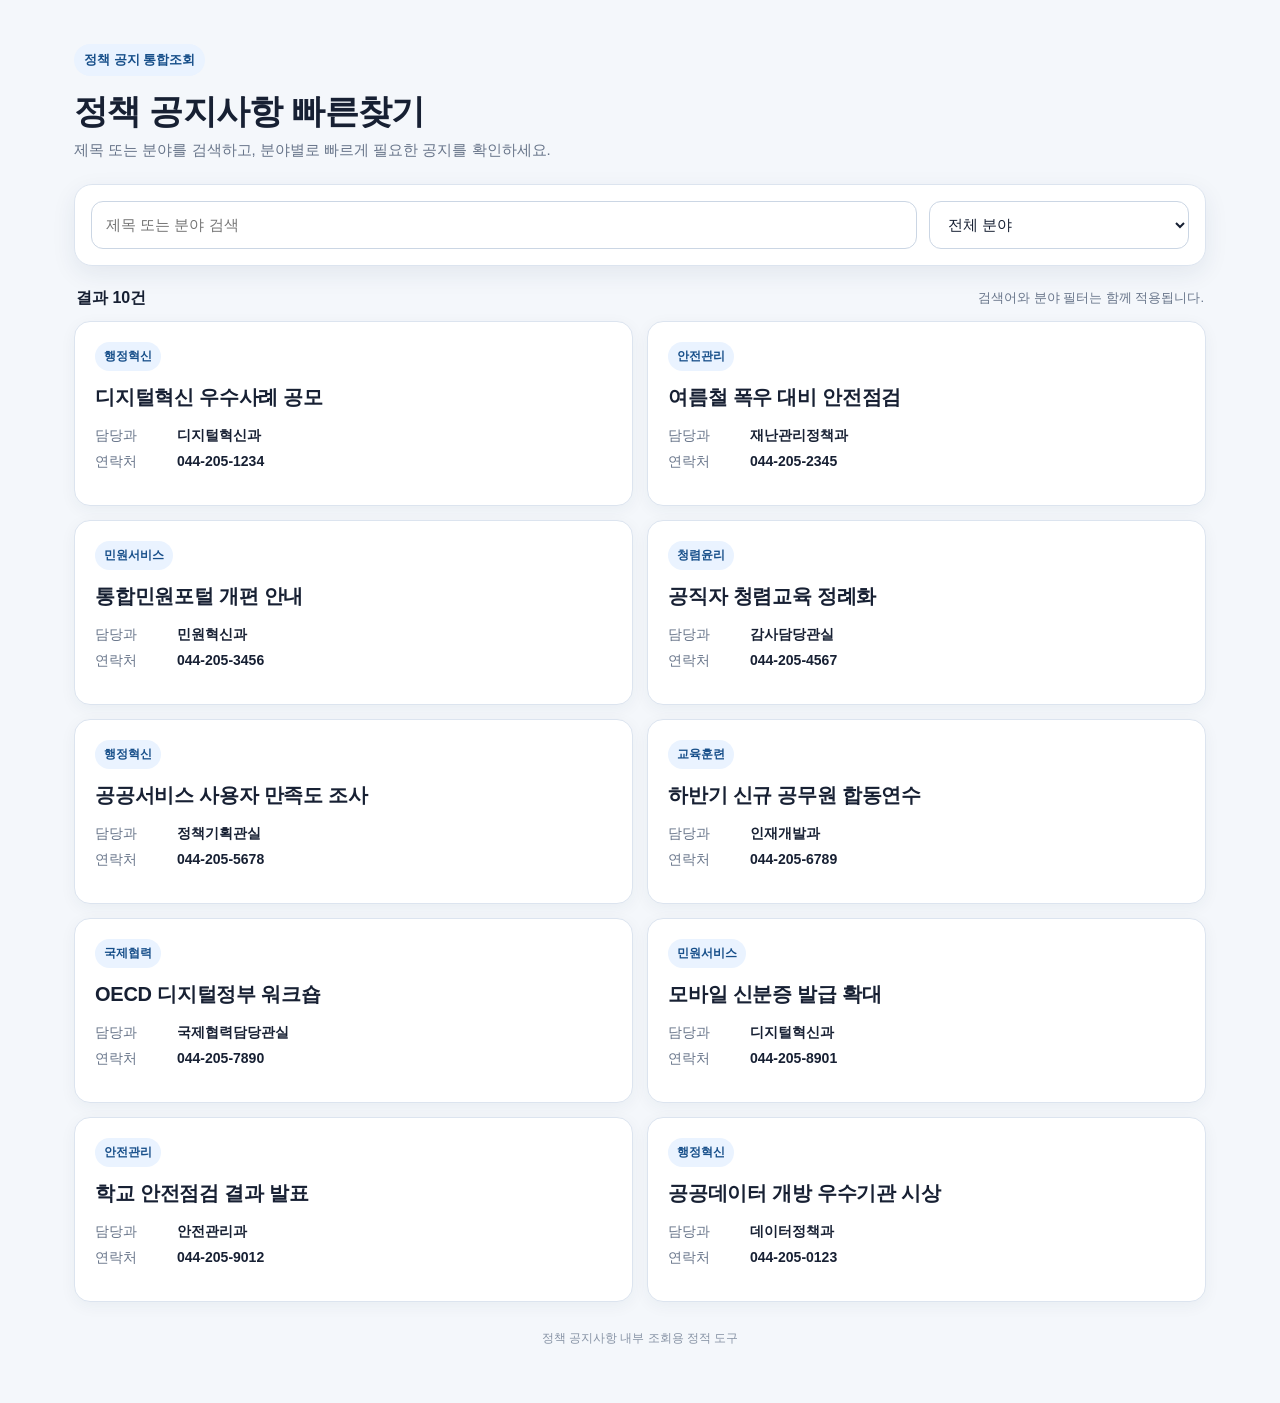
<file: index.html>
<!DOCTYPE html>
<html lang="ko">
<head>
<meta charset="UTF-8" />
<meta name="viewport" content="width=device-width, initial-scale=1.0" />
<title>정책 공지사항 빠른찾기</title>
<style>
  :root {
    --bg:#f4f7fb; --panel:#ffffff; --ink:#172033; --muted:#68758a;
    --line:#dce4ef; --brand:#174f8a; --brand2:#0b6bcb; --soft:#eaf3ff;
    --shadow:0 8px 24px rgba(23,50,84,.08);
  }
  *{box-sizing:border-box}
  body{margin:0;background:var(--bg);color:var(--ink);font-family:"Noto Sans KR","Pretendard","Malgun Gothic",Arial,sans-serif}
  .wrap{max-width:1180px;margin:0 auto;padding:44px 24px 56px}
  header{margin-bottom:24px}
  .eyebrow{display:inline-flex;align-items:center;gap:8px;font-size:13px;font-weight:700;color:var(--brand);background:var(--soft);padding:7px 10px;border-radius:999px}
  h1{font-size:34px;line-height:1.25;margin:14px 0 8px;letter-spacing:-.7px}
  .desc{margin:0;color:var(--muted);font-size:15px}
  .toolbar{display:grid;grid-template-columns:1fr 260px;gap:12px;background:var(--panel);border:1px solid var(--line);border-radius:18px;padding:16px;box-shadow:var(--shadow);position:sticky;top:12px;z-index:5}
  .field{position:relative}
  .field input,.field select{width:100%;height:48px;border:1px solid #cbd6e4;border-radius:12px;background:#fff;color:var(--ink);font-size:15px;padding:0 14px;outline:none}
  .field input:focus,.field select:focus{border-color:var(--brand2);box-shadow:0 0 0 3px rgba(11,107,203,.10)}
  .status{display:flex;align-items:center;justify-content:space-between;margin:22px 2px 12px;gap:12px}
  .result{font-weight:800;font-size:16px}
  .hint{font-size:13px;color:var(--muted)}
  .grid{display:grid;grid-template-columns:repeat(2,minmax(0,1fr));gap:14px}
  .card{background:var(--panel);border:1px solid var(--line);border-radius:16px;padding:20px;box-shadow:0 4px 16px rgba(23,50,84,.05);transition:.18s ease}
  .card:hover{transform:translateY(-2px);box-shadow:var(--shadow);border-color:#c6d5e8}
  .badge{display:inline-block;font-size:12px;font-weight:800;color:var(--brand);background:var(--soft);padding:6px 9px;border-radius:999px;margin-bottom:12px}
  .title{font-size:20px;line-height:1.4;font-weight:800;margin:0 0 16px;letter-spacing:-.25px}
  .meta{display:grid;grid-template-columns:72px 1fr;gap:8px 10px;font-size:14px}
  .meta dt{color:var(--muted)} .meta dd{margin:0;font-weight:650}
  .empty{grid-column:1/-1;background:#fff;border:1px dashed #b8c5d6;border-radius:16px;padding:44px;text-align:center;color:var(--muted)}
  footer{margin-top:28px;color:#8793a5;font-size:12px;text-align:center}
  @media(max-width:760px){.wrap{padding:28px 16px 40px}h1{font-size:28px}.toolbar{grid-template-columns:1fr;position:static}.grid{grid-template-columns:1fr}.status{align-items:flex-start;flex-direction:column}}
</style>
</head>
<body>
<div class="wrap">
  <header>
    <span class="eyebrow">정책 공지 통합조회</span>
    <h1>정책 공지사항 빠른찾기</h1>
    <p class="desc">제목 또는 분야를 검색하고, 분야별로 빠르게 필요한 공지를 확인하세요.</p>
  </header>
  <section class="toolbar" aria-label="정책공지 검색 및 필터">
    <div class="field"><input id="searchInput" type="search" placeholder="제목 또는 분야 검색" aria-label="제목 또는 분야 검색" /></div>
    <div class="field"><select id="fieldFilter" aria-label="분야 필터"></select></div>
  </section>
  <div class="status">
    <div id="resultCount" class="result">결과 0건</div>
    <div class="hint">검색어와 분야 필터는 함께 적용됩니다.</div>
  </div>
  <main id="cardGrid" class="grid" aria-live="polite"></main>
  <footer>정책 공지사항 내부 조회용 정적 도구</footer>
</div>
<script>
const policyNotices = [
  {"id":1,"분야":"행정혁신","제목":"디지털혁신 우수사례 공모","담당과":"디지털혁신과","연락처":"044-205-1234"},
  {"id":2,"분야":"안전관리","제목":"여름철 폭우 대비 안전점검","담당과":"재난관리정책과","연락처":"044-205-2345"},
  {"id":3,"분야":"민원서비스","제목":"통합민원포털 개편 안내","담당과":"민원혁신과","연락처":"044-205-3456"},
  {"id":4,"분야":"청렴윤리","제목":"공직자 청렴교육 정례화","담당과":"감사담당관실","연락처":"044-205-4567"},
  {"id":5,"분야":"행정혁신","제목":"공공서비스 사용자 만족도 조사","담당과":"정책기획관실","연락처":"044-205-5678"},
  {"id":6,"분야":"교육훈련","제목":"하반기 신규 공무원 합동연수","담당과":"인재개발과","연락처":"044-205-6789"},
  {"id":7,"분야":"국제협력","제목":"OECD 디지털정부 워크숍","담당과":"국제협력담당관실","연락처":"044-205-7890"},
  {"id":8,"분야":"민원서비스","제목":"모바일 신분증 발급 확대","담당과":"디지털혁신과","연락처":"044-205-8901"},
  {"id":9,"분야":"안전관리","제목":"학교 안전점검 결과 발표","담당과":"안전관리과","연락처":"044-205-9012"},
  {"id":10,"분야":"행정혁신","제목":"공공데이터 개방 우수기관 시상","담당과":"데이터정책과","연락처":"044-205-0123"}
];
const searchInput=document.getElementById('searchInput');
const fieldFilter=document.getElementById('fieldFilter');
const cardGrid=document.getElementById('cardGrid');
const resultCount=document.getElementById('resultCount');
function setupFilter(){
  const fields=[...new Set(policyNotices.map(item=>item['분야']))].sort((a,b)=>a.localeCompare(b,'ko'));
  fieldFilter.innerHTML='<option value="">전체 분야</option>'+fields.map(v=>'<option value="'+v+'">'+v+'</option>').join('');
}
function escapeHTML(value){
  return String(value).replace(/[&<>'"]/g,ch=>({'&':'&amp;','<':'&lt;','>':'&gt;',"'":'&#39;','"':'&quot;'}[ch]));
}
function render(){
  const q=searchInput.value.trim().toLowerCase();
  const selected=fieldFilter.value;
  const filtered=policyNotices.filter(item=>{
    const textMatch=!q||item['제목'].toLowerCase().includes(q)||item['분야'].toLowerCase().includes(q);
    const fieldMatch=!selected||item['분야']===selected;
    return textMatch&&fieldMatch;
  });
  resultCount.textContent='결과 '+filtered.length+'건';
  if(!filtered.length){
    cardGrid.innerHTML='<div class="empty">조건에 맞는 정책 공지사항이 없습니다.</div>';
    return;
  }
  cardGrid.innerHTML=filtered.map(item=>'<article class="card"><span class="badge">'+escapeHTML(item['분야'])+'</span><h2 class="title">'+escapeHTML(item['제목'])+'</h2><dl class="meta"><dt>담당과</dt><dd>'+escapeHTML(item['담당과'])+'</dd><dt>연락처</dt><dd>'+escapeHTML(item['연락처'])+'</dd></dl></article>').join('');
}
searchInput.addEventListener('input',render);
fieldFilter.addEventListener('change',render);
setupFilter();
render();
</script>
</body>
</html>
</file>
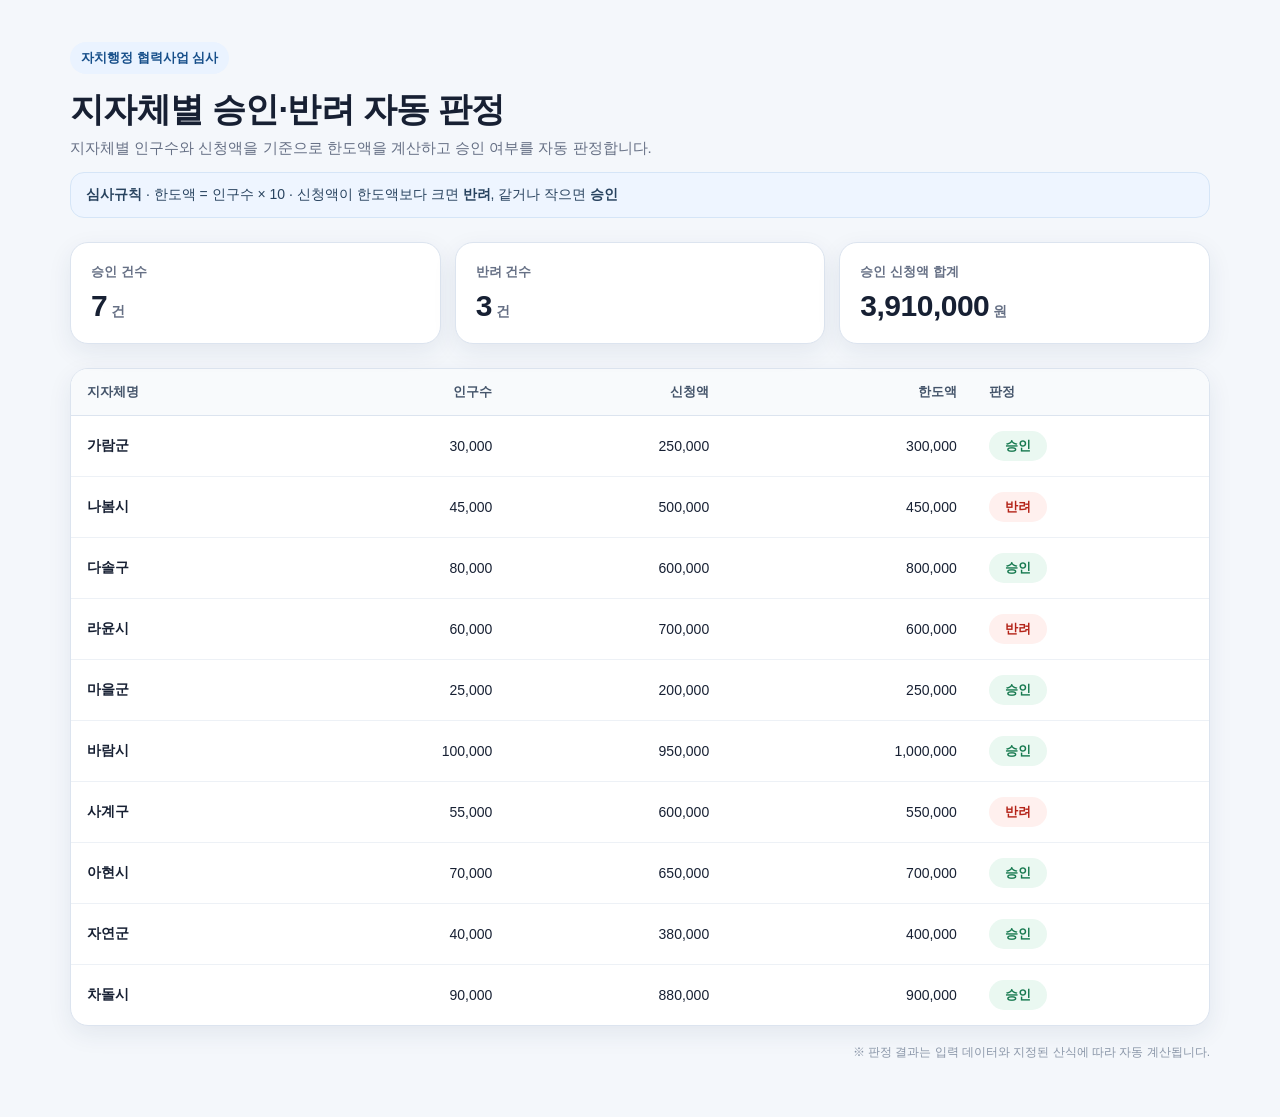
<file: cooperation-budget-review/index.html>
<!DOCTYPE html>
<html lang="ko">
<head>
  <meta charset="UTF-8" />
  <meta name="viewport" content="width=device-width, initial-scale=1.0" />
  <title>지자체 협력사업 예산 자동 판정</title>
  <style>
    :root{--bg:#f4f7fb;--panel:#fff;--ink:#172033;--muted:#667085;--line:#dce4ef;--brand:#174f8a;--ok:#16794f;--ok-bg:#eaf8f1;--bad:#b42318;--bad-bg:#fff0ee;--shadow:0 8px 24px rgba(23,50,84,.08)}
    *{box-sizing:border-box}body{margin:0;background:var(--bg);color:var(--ink);font-family:"Noto Sans KR","Pretendard","Malgun Gothic",Arial,sans-serif}.wrap{max-width:1180px;margin:0 auto;padding:42px 20px 56px}header{margin-bottom:24px}.eyebrow{display:inline-block;background:#eaf3ff;color:var(--brand);font-weight:800;font-size:13px;padding:7px 11px;border-radius:999px}h1{font-size:34px;line-height:1.25;margin:14px 0 8px;letter-spacing:-.7px}.desc{margin:0;color:var(--muted);font-size:15px}.rule{margin-top:14px;background:#eef5ff;border:1px solid #d5e5f7;border-radius:14px;padding:13px 15px;color:#28435f;font-size:14px}.summary{display:grid;grid-template-columns:repeat(3,1fr);gap:14px;margin:24px 0}.card{background:var(--panel);border:1px solid var(--line);border-radius:18px;padding:20px;box-shadow:var(--shadow)}.card .label{font-size:13px;color:var(--muted);margin-bottom:8px;font-weight:700}.card .value{font-size:30px;font-weight:900;letter-spacing:-.5px}.card .unit{font-size:14px;color:var(--muted);margin-left:4px;font-weight:700}.table-wrap{background:var(--panel);border:1px solid var(--line);border-radius:18px;overflow:hidden;box-shadow:var(--shadow)}table{width:100%;border-collapse:collapse}thead th{background:#f8fafc;color:#44546a;font-size:13px;text-align:left;padding:14px 16px;border-bottom:1px solid var(--line)}tbody td{padding:15px 16px;border-bottom:1px solid #edf1f6;font-size:14px}tbody tr:last-child td{border-bottom:none}.num{text-align:right;font-variant-numeric:tabular-nums}.status{display:inline-flex;align-items:center;justify-content:center;min-width:58px;padding:6px 10px;border-radius:999px;font-size:13px;font-weight:900}.approved{color:var(--ok);background:var(--ok-bg)}.rejected{color:var(--bad);background:var(--bad-bg)}footer{margin-top:18px;color:#8a96a8;font-size:12px;text-align:right}@media(max-width:760px){.wrap{padding:28px 12px 40px}h1{font-size:28px}.summary{grid-template-columns:1fr}.table-wrap{overflow-x:auto}table{min-width:760px}}
  </style>
</head>
<body>
<div class="wrap">
<header>
<span class="eyebrow">자치행정 협력사업 심사</span>
<h1>지자체별 승인·반려 자동 판정</h1>
<p class="desc">지자체별 인구수와 신청액을 기준으로 한도액을 계산하고 승인 여부를 자동 판정합니다.</p>
<div class="rule"><strong>심사규칙</strong> · 한도액 = 인구수 × 10 · 신청액이 한도액보다 크면 <strong>반려</strong>, 같거나 작으면 <strong>승인</strong></div>
</header>
<section class="summary" aria-label="심사 요약">
<div class="card"><div class="label">승인 건수</div><div><span class="value" id="approvedCount">0</span><span class="unit">건</span></div></div>
<div class="card"><div class="label">반려 건수</div><div><span class="value" id="rejectedCount">0</span><span class="unit">건</span></div></div>
<div class="card"><div class="label">승인 신청액 합계</div><div><span class="value" id="approvedSum">0</span><span class="unit">원</span></div></div>
</section>
<section class="table-wrap">
<table aria-label="지자체별 협력사업 심사 결과">
<thead><tr><th>지자체명</th><th class="num">인구수</th><th class="num">신청액</th><th class="num">한도액</th><th>판정</th></tr></thead>
<tbody id="resultBody"></tbody>
</table>
</section>
<footer>※ 판정 결과는 입력 데이터와 지정된 산식에 따라 자동 계산됩니다.</footer>
</div>
<script>
const applications=[
{name:'가람군',population:30000,amount:250000},
{name:'나봄시',population:45000,amount:500000},
{name:'다솔구',population:80000,amount:600000},
{name:'라윤시',population:60000,amount:700000},
{name:'마을군',population:25000,amount:200000},
{name:'바람시',population:100000,amount:950000},
{name:'사계구',population:55000,amount:600000},
{name:'아현시',population:70000,amount:650000},
{name:'자연군',population:40000,amount:380000},
{name:'차돌시',population:90000,amount:880000}
];
const body=document.getElementById('resultBody');const format=n=>Number(n).toLocaleString('ko-KR');let approvedCount=0,rejectedCount=0,approvedSum=0;
body.innerHTML=applications.map(item=>{const limit=item.population*10;const approved=item.amount<=limit;if(approved){approvedCount++;approvedSum+=item.amount}else rejectedCount++;return `<tr><td><strong>${item.name}</strong></td><td class="num">${format(item.population)}</td><td class="num">${format(item.amount)}</td><td class="num">${format(limit)}</td><td><span class="status ${approved?'approved':'rejected'}">${approved?'승인':'반려'}</span></td></tr>`}).join('');
document.getElementById('approvedCount').textContent=approvedCount;document.getElementById('rejectedCount').textContent=rejectedCount;document.getElementById('approvedSum').textContent=format(approvedSum);
</script>
</body>
</html>
</file>
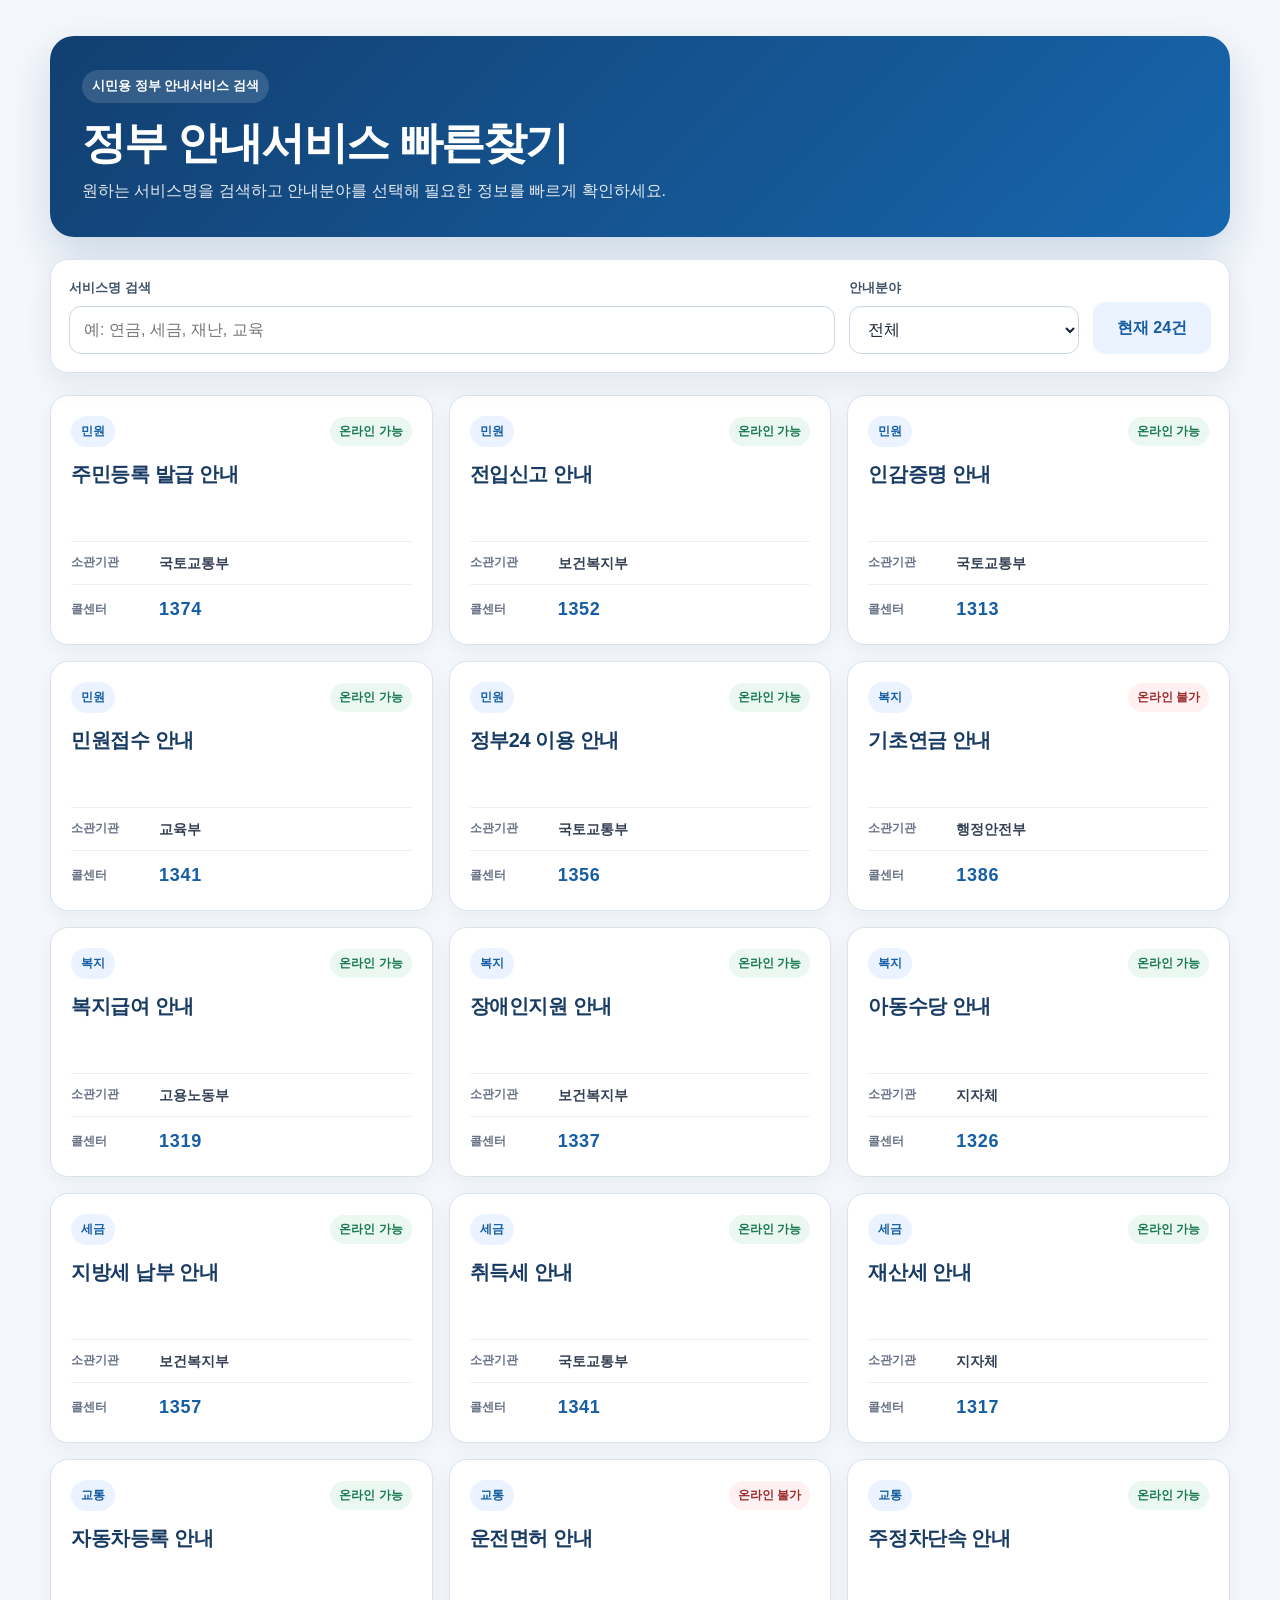
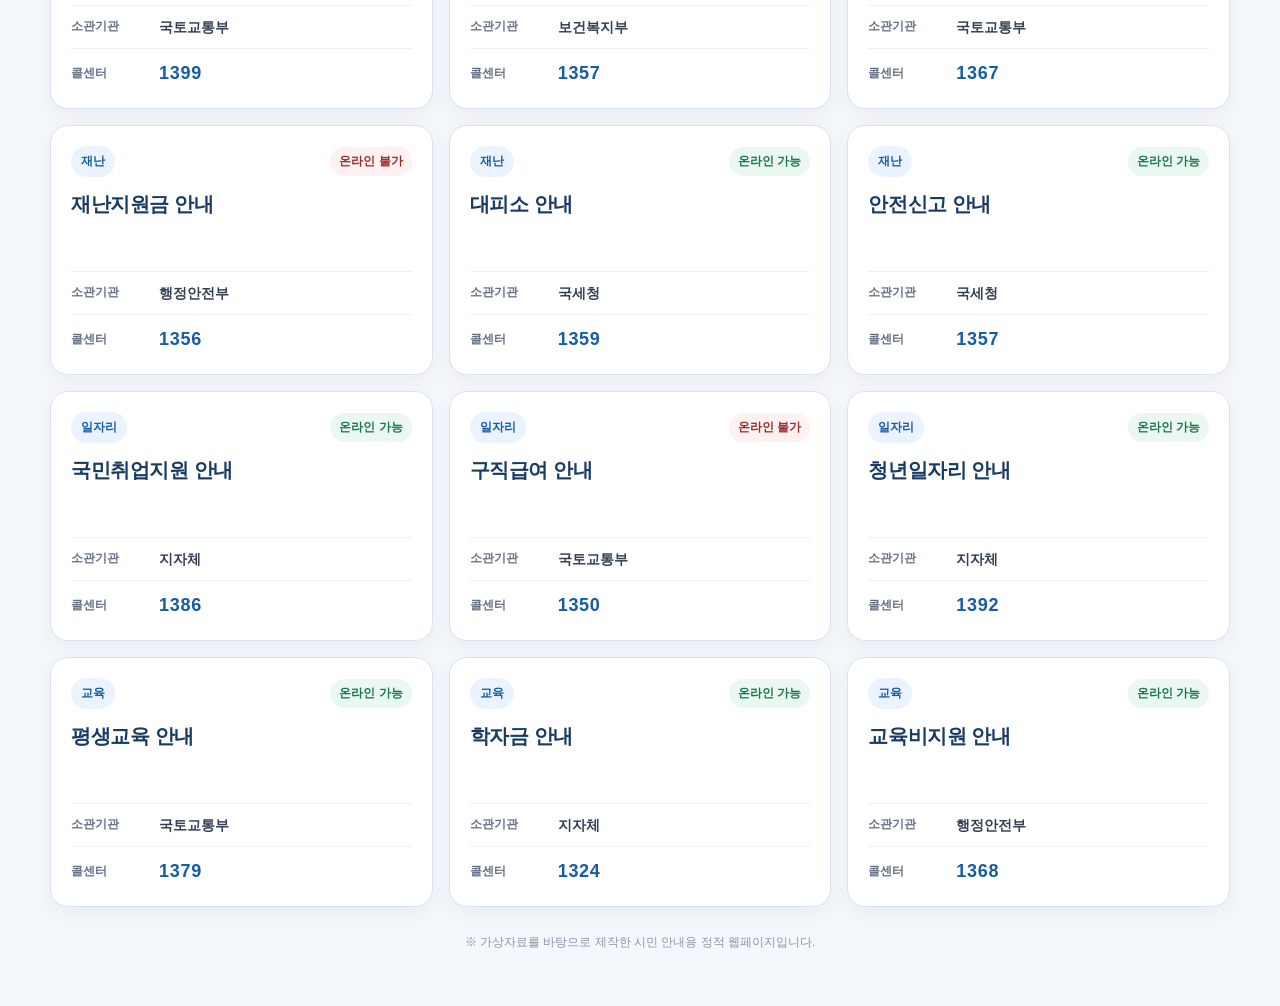
<file: gov-service-finder/index.html>
<!DOCTYPE html>
<html lang="ko">
<head>
  <meta charset="UTF-8" />
  <meta name="viewport" content="width=device-width, initial-scale=1.0" />
  <title>정부 안내서비스 빠른찾기</title>
  <link rel="stylesheet" href="styles.css" />
</head>
<body>
  <div class="page-shell">
    <header class="hero">
      <span class="eyebrow">시민용 정부 안내서비스 검색</span>
      <h1>정부 안내서비스 빠른찾기</h1>
      <p>원하는 서비스명을 검색하고 안내분야를 선택해 필요한 정보를 빠르게 확인하세요.</p>
    </header>
    <section class="controls" aria-label="서비스 검색 및 필터">
      <div class="search-group">
        <label for="searchInput">서비스명 검색</label>
        <input id="searchInput" type="search" placeholder="예: 연금, 세금, 재난, 교육" autocomplete="off" />
      </div>
      <div class="filter-group">
        <label for="categoryFilter">안내분야</label>
        <select id="categoryFilter"><option value="전체">전체</option></select>
      </div>
      <div id="resultCount" class="result-count" aria-live="polite">현재 24건</div>
    </section>
    <main>
      <section id="serviceGrid" class="service-grid" aria-live="polite"></section>
      <div id="emptyState" class="empty-state" hidden>조건에 맞는 안내서비스가 없습니다.</div>
    </main>
    <footer>※ 가상자료를 바탕으로 제작한 시민 안내용 정적 웹페이지입니다.</footer>
  </div>
  <script src="app.js"></script>
</body>
</html>
</file>
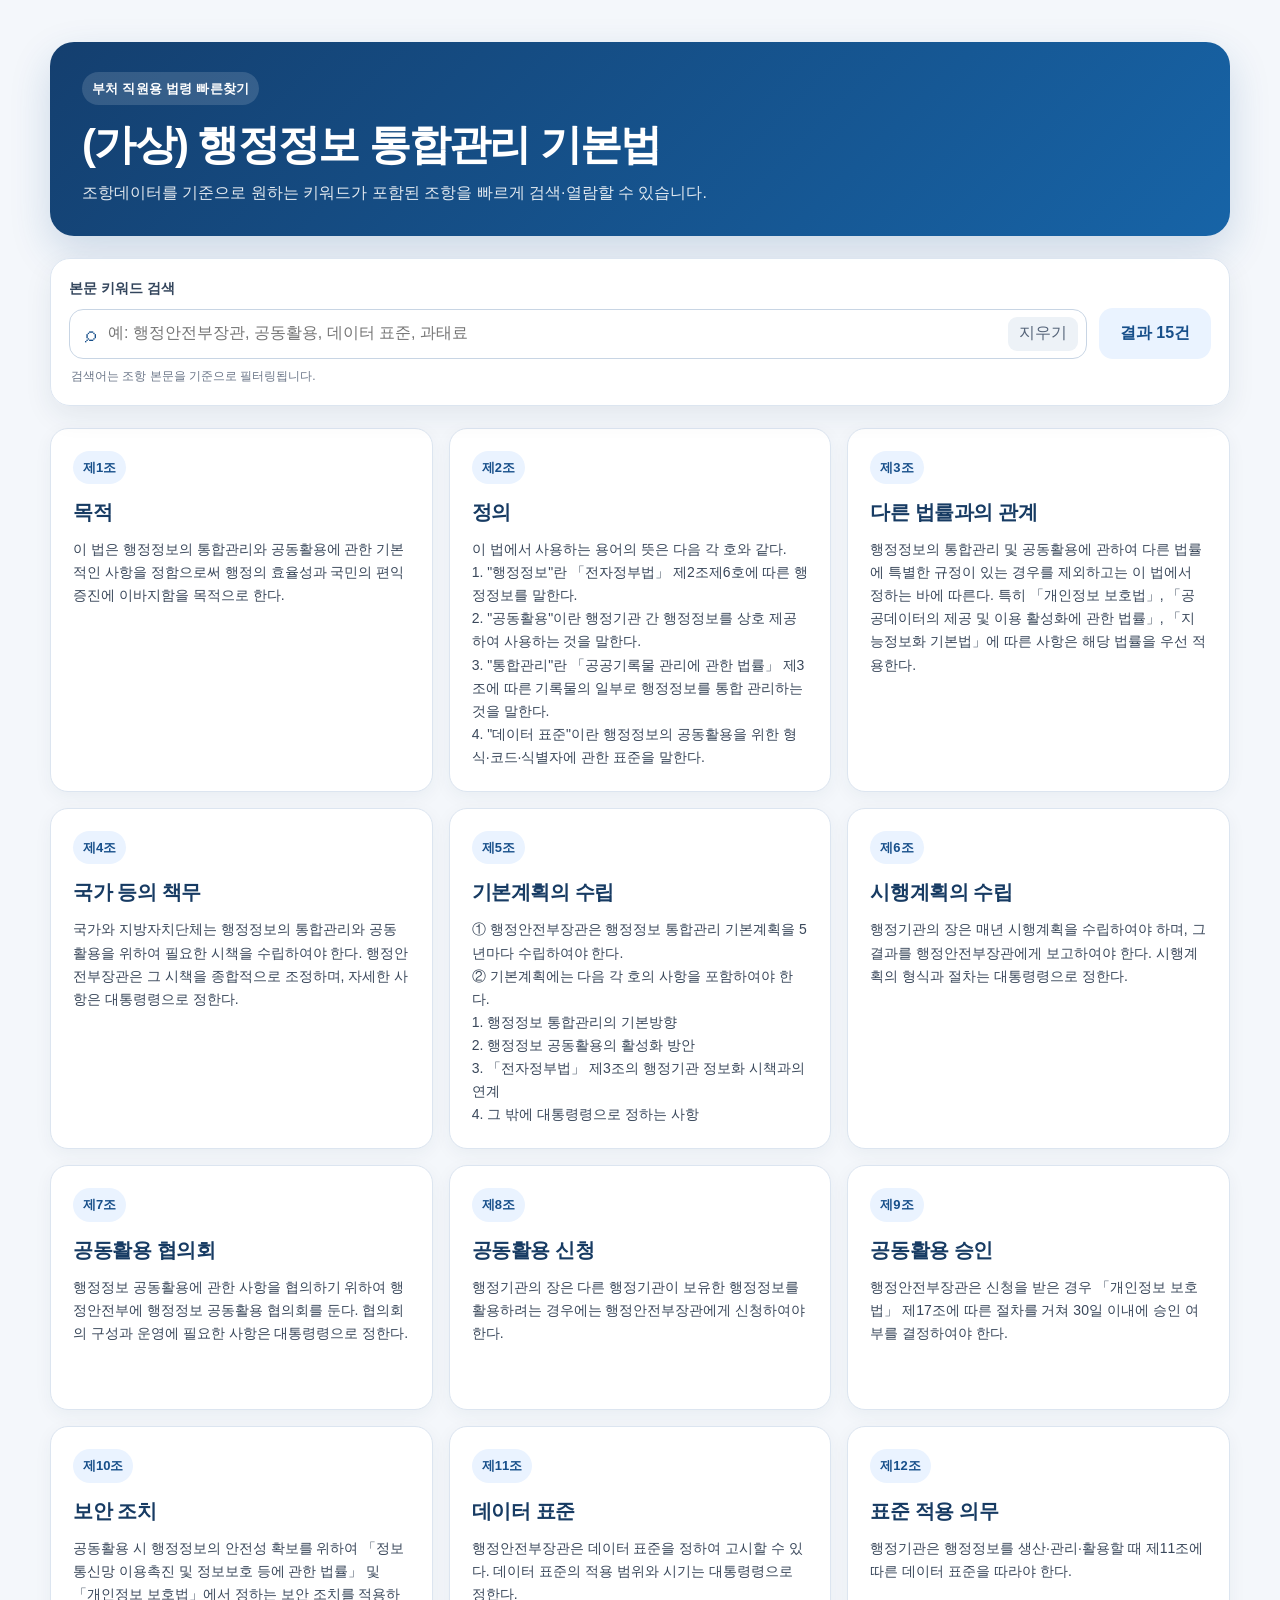
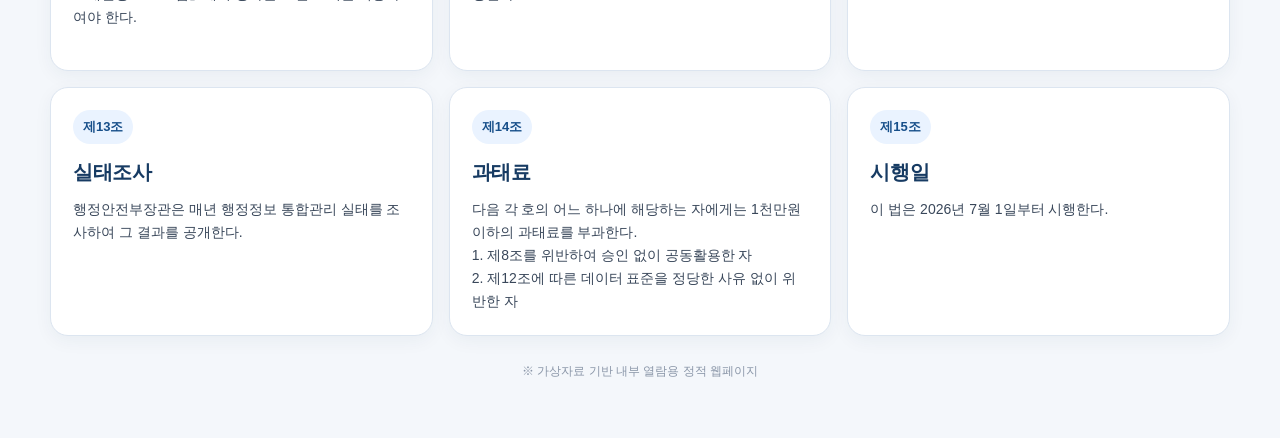
<file: law-search-3files/index.html>
<!DOCTYPE html>
<html lang="ko">
<head>
  <meta charset="UTF-8" />
  <meta name="viewport" content="width=device-width, initial-scale=1.0" />
  <title>행정정보 통합관리 기본법 조항 검색</title>
  <link rel="stylesheet" href="styles.css" />
</head>
<body>
  <div class="page-shell">
    <header class="hero">
      <div class="hero__eyebrow">부처 직원용 법령 빠른찾기</div>
      <h1>(가상) 행정정보 통합관리 기본법</h1>
      <p class="hero__desc">조항데이터를 기준으로 원하는 키워드가 포함된 조항을 빠르게 검색·열람할 수 있습니다.</p>
    </header>

    <section class="search-panel" aria-label="조항 검색">
      <label for="searchInput" class="search-label">본문 키워드 검색</label>
      <div class="search-row">
        <div class="search-box">
          <span class="search-icon" aria-hidden="true">⌕</span>
          <input
            id="searchInput"
            type="search"
            placeholder="예: 행정안전부장관, 공동활용, 데이터 표준, 과태료"
            autocomplete="off"
          />
          <button id="clearButton" class="clear-button" type="button" aria-label="검색어 지우기">지우기</button>
        </div>
        <div id="resultCount" class="result-count" aria-live="polite">결과 0건</div>
      </div>
      <p class="search-help">검색어는 조항 본문을 기준으로 필터링됩니다.</p>
    </section>

    <main>
      <div id="statusMessage" class="status-message" hidden></div>
      <section id="cardGrid" class="card-grid" aria-live="polite"></section>
    </main>

    <footer class="footer">
      <span>※ 가상자료 기반 내부 열람용 정적 웹페이지</span>
    </footer>
  </div>

  <script src="app.js"></script>
</body>
</html>
</file>
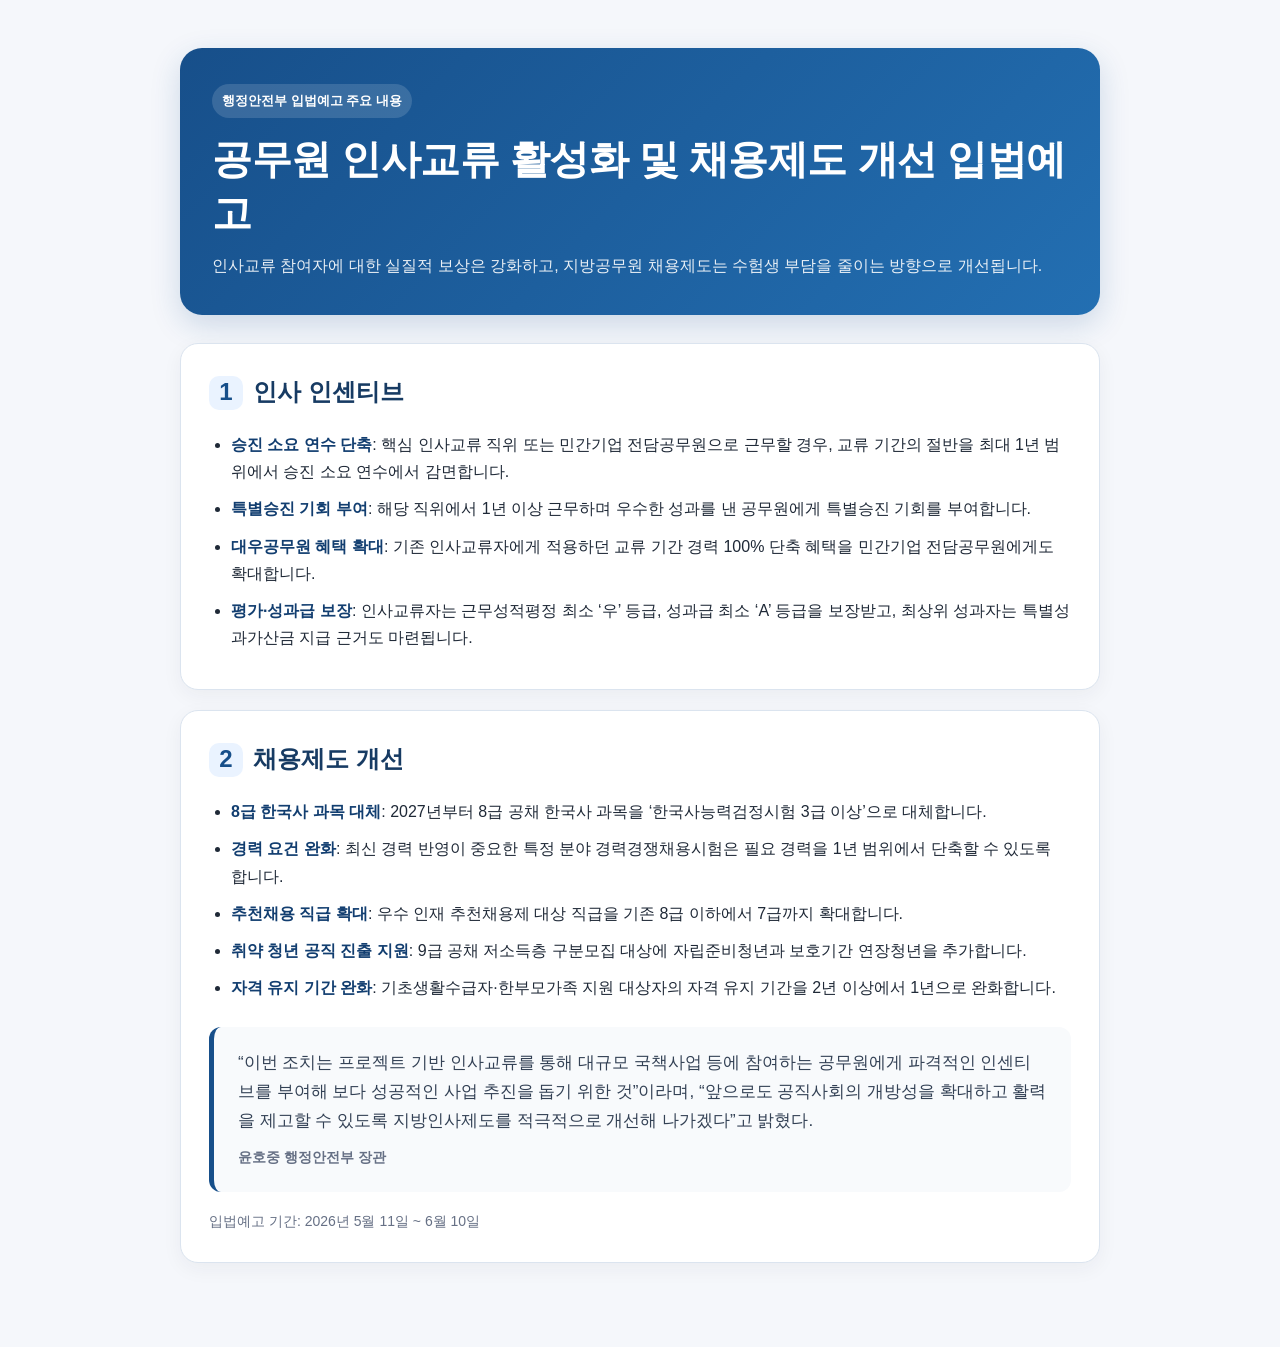
<file: personnel-exchange/index.html>
<!DOCTYPE html>
<html lang="ko">
<head>
  <meta charset="UTF-8" />
  <meta name="viewport" content="width=device-width, initial-scale=1.0" />
  <title>인사교류 및 채용제도 개선 안내</title>
  <style>
    :root {
      --bg: #f5f7fb;
      --card: #ffffff;
      --text: #1f2937;
      --muted: #667085;
      --primary: #174f8a;
      --accent: #eaf3ff;
      --line: #dbe4ef;
      --quote: #f8fafc;
    }

    * { box-sizing: border-box; }
    body {
      margin: 0;
      font-family: "Pretendard", "Noto Sans KR", "Malgun Gothic", sans-serif;
      background: var(--bg);
      color: var(--text);
      line-height: 1.7;
    }

    .wrap {
      max-width: 960px;
      margin: 0 auto;
      padding: 48px 20px 64px;
    }

    header {
      background: linear-gradient(135deg, #174f8a, #236fb2);
      color: #fff;
      border-radius: 22px;
      padding: 36px 32px;
      box-shadow: 0 10px 30px rgba(23, 79, 138, 0.18);
      margin-bottom: 28px;
    }

    .eyebrow {
      display: inline-block;
      padding: 6px 10px;
      border-radius: 999px;
      background: rgba(255,255,255,.14);
      font-size: 13px;
      font-weight: 700;
      margin-bottom: 14px;
    }

    h1 {
      margin: 0 0 12px;
      font-size: clamp(28px, 4vw, 40px);
      line-height: 1.35;
      letter-spacing: -0.5px;
    }

    .lead {
      margin: 0;
      color: rgba(255,255,255,.9);
      font-size: 16px;
    }

    .section {
      background: var(--card);
      border: 1px solid var(--line);
      border-radius: 18px;
      padding: 28px;
      margin-bottom: 20px;
      box-shadow: 0 6px 20px rgba(31, 41, 55, 0.05);
    }

    .section-label {
      display: inline-flex;
      align-items: center;
      justify-content: center;
      min-width: 34px;
      height: 34px;
      border-radius: 10px;
      background: var(--accent);
      color: var(--primary);
      font-weight: 800;
      margin-right: 10px;
    }

    h2 {
      display: flex;
      align-items: center;
      margin: 0 0 18px;
      font-size: 24px;
      color: #173b63;
    }

    ul {
      margin: 0;
      padding-left: 22px;
    }

    li {
      margin: 10px 0;
    }

    strong {
      color: #123e70;
    }

    blockquote {
      margin: 26px 0 0;
      padding: 22px 24px;
      background: var(--quote);
      border-left: 5px solid var(--primary);
      border-radius: 12px;
      font-size: 17px;
      color: #334155;
    }

    blockquote footer {
      margin-top: 10px;
      color: var(--muted);
      font-size: 14px;
      font-weight: 700;
    }

    .meta {
      margin-top: 18px;
      color: var(--muted);
      font-size: 14px;
    }

    @media (max-width: 640px) {
      .wrap { padding: 24px 14px 40px; }
      header, .section { padding: 22px 20px; border-radius: 16px; }
      h2 { font-size: 21px; }
    }
  </style>
</head>
<body>
  <div class="wrap">
    <header>
      <div class="eyebrow">행정안전부 입법예고 주요 내용</div>
      <h1>공무원 인사교류 활성화 및 채용제도 개선 입법예고</h1>
      <p class="lead">인사교류 참여자에 대한 실질적 보상은 강화하고, 지방공무원 채용제도는 수험생 부담을 줄이는 방향으로 개선됩니다.</p>
    </header>

    <section class="section" aria-labelledby="section1-title">
      <h2 id="section1-title"><span class="section-label">1</span>인사 인센티브</h2>
      <ul>
        <li><strong>승진 소요 연수 단축</strong>: 핵심 인사교류 직위 또는 민간기업 전담공무원으로 근무할 경우, 교류 기간의 절반을 최대 1년 범위에서 승진 소요 연수에서 감면합니다.</li>
        <li><strong>특별승진 기회 부여</strong>: 해당 직위에서 1년 이상 근무하며 우수한 성과를 낸 공무원에게 특별승진 기회를 부여합니다.</li>
        <li><strong>대우공무원 혜택 확대</strong>: 기존 인사교류자에게 적용하던 교류 기간 경력 100% 단축 혜택을 민간기업 전담공무원에게도 확대합니다.</li>
        <li><strong>평가·성과급 보장</strong>: 인사교류자는 근무성적평정 최소 ‘우’ 등급, 성과급 최소 ‘A’ 등급을 보장받고, 최상위 성과자는 특별성과가산금 지급 근거도 마련됩니다.</li>
      </ul>
    </section>

    <section class="section" aria-labelledby="section2-title">
      <h2 id="section2-title"><span class="section-label">2</span>채용제도 개선</h2>
      <ul>
        <li><strong>8급 한국사 과목 대체</strong>: 2027년부터 8급 공채 한국사 과목을 ‘한국사능력검정시험 3급 이상’으로 대체합니다.</li>
        <li><strong>경력 요건 완화</strong>: 최신 경력 반영이 중요한 특정 분야 경력경쟁채용시험은 필요 경력을 1년 범위에서 단축할 수 있도록 합니다.</li>
        <li><strong>추천채용 직급 확대</strong>: 우수 인재 추천채용제 대상 직급을 기존 8급 이하에서 7급까지 확대합니다.</li>
        <li><strong>취약 청년 공직 진출 지원</strong>: 9급 공채 저소득층 구분모집 대상에 자립준비청년과 보호기간 연장청년을 추가합니다.</li>
        <li><strong>자격 유지 기간 완화</strong>: 기초생활수급자·한부모가족 지원 대상자의 자격 유지 기간을 2년 이상에서 1년으로 완화합니다.</li>
      </ul>

      <blockquote>
        “이번 조치는 프로젝트 기반 인사교류를 통해 대규모 국책사업 등에 참여하는 공무원에게 파격적인 인센티브를 부여해 보다 성공적인 사업 추진을 돕기 위한 것”이라며, “앞으로도 공직사회의 개방성을 확대하고 활력을 제고할 수 있도록 지방인사제도를 적극적으로 개선해 나가겠다”고 밝혔다.
        <footer>윤호중 행정안전부 장관</footer>
      </blockquote>

      <div class="meta">입법예고 기간: 2026년 5월 11일 ~ 6월 10일</div>
    </section>
  </div>
</body>
</html>
</file>
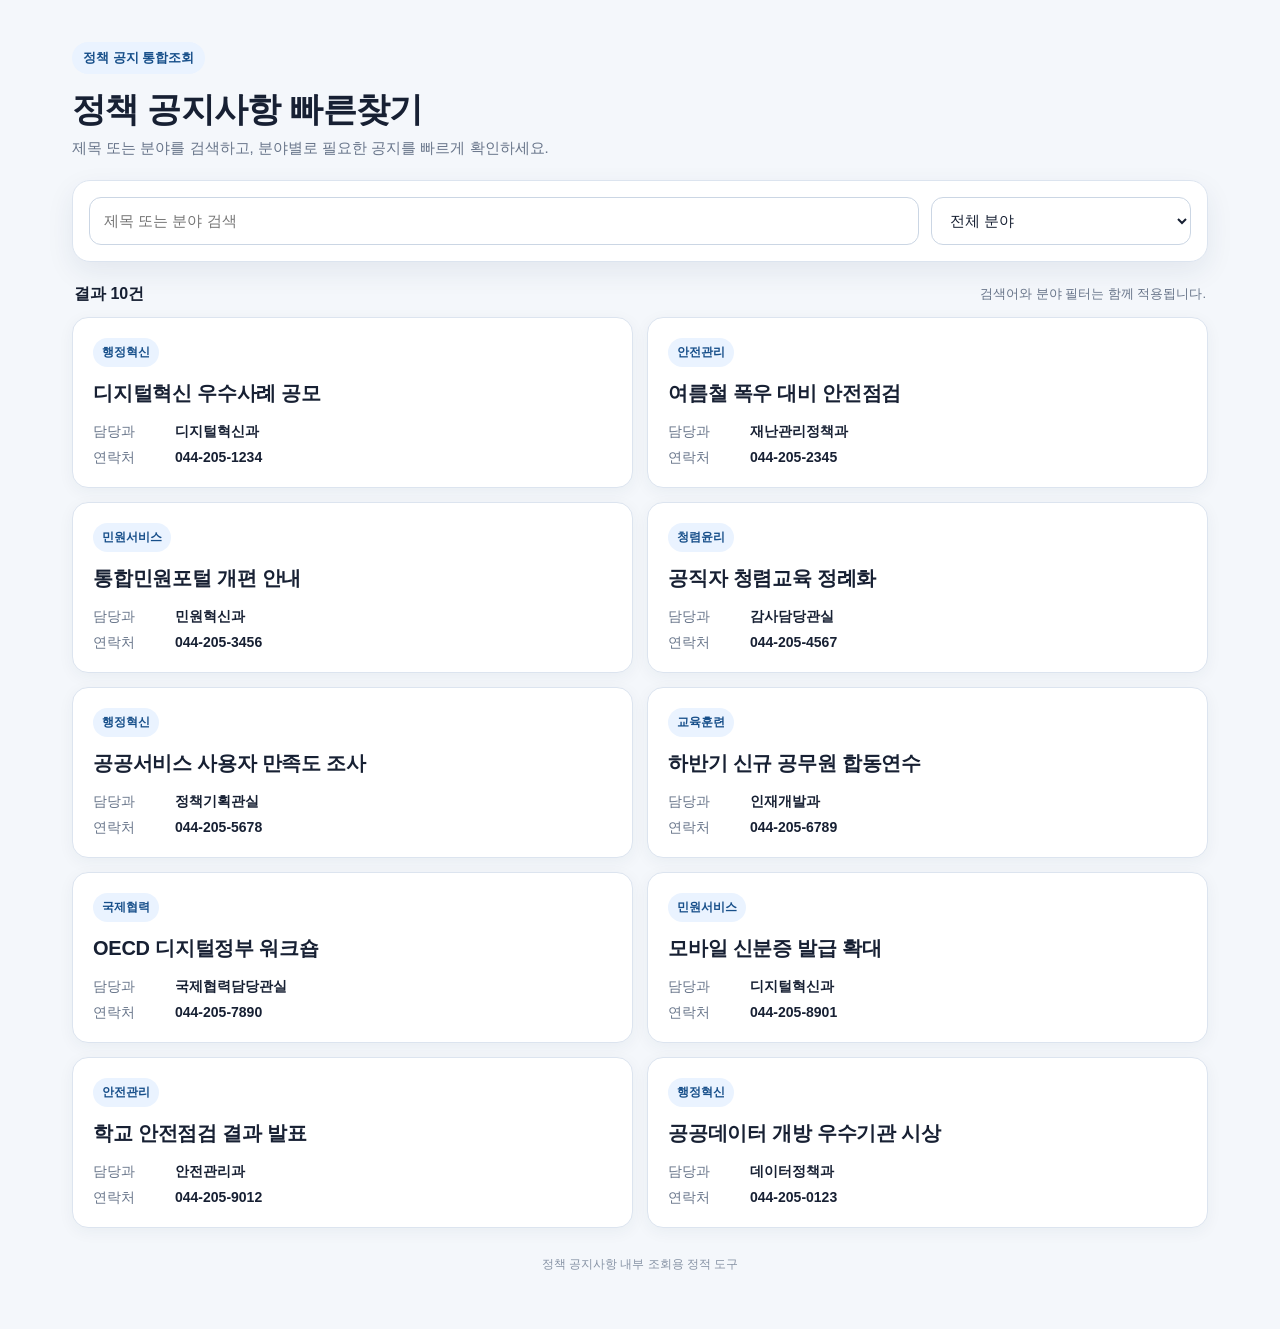
<file: policy-notice-20260928/index.html>
<!DOCTYPE html>
<html lang="ko">
<head>
<meta charset="UTF-8" />
<meta name="viewport" content="width=device-width, initial-scale=1.0" />
<title>정책 공지사항 빠른찾기</title>
<style>
:root{
  --bg:#f4f7fb;--panel:#fff;--text:#172033;--muted:#68758a;--line:#dce4ef;
  --brand:#174f8a;--brand2:#0b6bcb;--soft:#eaf3ff;--shadow:0 10px 28px rgba(23,50,84,.08)
}
*{box-sizing:border-box}
body{margin:0;background:var(--bg);color:var(--text);font-family:"Noto Sans KR","Pretendard","Malgun Gothic",Arial,sans-serif}
.wrap{max-width:1180px;margin:0 auto;padding:42px 22px 56px}
header{margin-bottom:22px}
.kicker{display:inline-flex;align-items:center;padding:7px 11px;border-radius:999px;background:var(--soft);color:var(--brand);font-size:13px;font-weight:800}
h1{margin:14px 0 8px;font-size:34px;line-height:1.25;letter-spacing:-.7px}
.desc{margin:0;color:var(--muted);font-size:15px}
.toolbar{display:grid;grid-template-columns:1fr 260px;gap:12px;background:var(--panel);border:1px solid var(--line);border-radius:18px;padding:16px;box-shadow:var(--shadow);position:sticky;top:12px;z-index:10}
input,select{width:100%;height:48px;border:1px solid #cbd6e4;border-radius:12px;background:#fff;color:var(--text);font-size:15px;padding:0 14px;outline:none}
input:focus,select:focus{border-color:var(--brand2);box-shadow:0 0 0 3px rgba(11,107,203,.12)}
.status{display:flex;justify-content:space-between;align-items:center;gap:12px;margin:22px 2px 12px}
.count{font-size:16px;font-weight:800}
.hint{font-size:13px;color:var(--muted)}
.grid{display:grid;grid-template-columns:repeat(2,minmax(0,1fr));gap:14px}
.card{background:var(--panel);border:1px solid var(--line);border-radius:16px;padding:20px;box-shadow:0 4px 16px rgba(23,50,84,.05);transition:.18s ease}
.card:hover{transform:translateY(-2px);border-color:#c6d5e8;box-shadow:var(--shadow)}
.badge{display:inline-block;margin-bottom:12px;padding:6px 9px;border-radius:999px;background:var(--soft);color:var(--brand);font-size:12px;font-weight:800}
.title{margin:0 0 16px;font-size:20px;line-height:1.4;letter-spacing:-.25px}
dl{display:grid;grid-template-columns:72px 1fr;gap:8px 10px;margin:0;font-size:14px}
dt{color:var(--muted)}dd{margin:0;font-weight:700}
.empty{grid-column:1/-1;background:#fff;border:1px dashed #b8c5d6;border-radius:16px;padding:44px;text-align:center;color:var(--muted)}
footer{margin-top:28px;text-align:center;color:#8793a5;font-size:12px}
@media(max-width:760px){.wrap{padding:28px 16px 40px}h1{font-size:28px}.toolbar{grid-template-columns:1fr;position:static}.grid{grid-template-columns:1fr}.status{align-items:flex-start;flex-direction:column}}
</style>
</head>
<body>
<div class="wrap">
  <header>
    <span class="kicker">정책 공지 통합조회</span>
    <h1>정책 공지사항 빠른찾기</h1>
    <p class="desc">제목 또는 분야를 검색하고, 분야별로 필요한 공지를 빠르게 확인하세요.</p>
  </header>

  <section class="toolbar" aria-label="정책 공지 검색 및 필터">
    <input id="searchInput" type="search" placeholder="제목 또는 분야 검색" aria-label="제목 또는 분야 검색" />
    <select id="fieldFilter" aria-label="분야별 필터"></select>
  </section>

  <div class="status">
    <div id="resultCount" class="count">결과 0건</div>
    <div class="hint">검색어와 분야 필터는 함께 적용됩니다.</div>
  </div>

  <main id="cardGrid" class="grid" aria-live="polite"></main>
  <footer>정책 공지사항 내부 조회용 정적 도구</footer>
</div>

<script>
const policyNotices = [
  {
    "id": 1,
    "분야": "행정혁신",
    "제목": "디지털혁신 우수사례 공모",
    "담당과": "디지털혁신과",
    "연락처": "044-205-1234"
  },
  {
    "id": 2,
    "분야": "안전관리",
    "제목": "여름철 폭우 대비 안전점검",
    "담당과": "재난관리정책과",
    "연락처": "044-205-2345"
  },
  {
    "id": 3,
    "분야": "민원서비스",
    "제목": "통합민원포털 개편 안내",
    "담당과": "민원혁신과",
    "연락처": "044-205-3456"
  },
  {
    "id": 4,
    "분야": "청렴윤리",
    "제목": "공직자 청렴교육 정례화",
    "담당과": "감사담당관실",
    "연락처": "044-205-4567"
  },
  {
    "id": 5,
    "분야": "행정혁신",
    "제목": "공공서비스 사용자 만족도 조사",
    "담당과": "정책기획관실",
    "연락처": "044-205-5678"
  },
  {
    "id": 6,
    "분야": "교육훈련",
    "제목": "하반기 신규 공무원 합동연수",
    "담당과": "인재개발과",
    "연락처": "044-205-6789"
  },
  {
    "id": 7,
    "분야": "국제협력",
    "제목": "OECD 디지털정부 워크숍",
    "담당과": "국제협력담당관실",
    "연락처": "044-205-7890"
  },
  {
    "id": 8,
    "분야": "민원서비스",
    "제목": "모바일 신분증 발급 확대",
    "담당과": "디지털혁신과",
    "연락처": "044-205-8901"
  },
  {
    "id": 9,
    "분야": "안전관리",
    "제목": "학교 안전점검 결과 발표",
    "담당과": "안전관리과",
    "연락처": "044-205-9012"
  },
  {
    "id": 10,
    "분야": "행정혁신",
    "제목": "공공데이터 개방 우수기관 시상",
    "담당과": "데이터정책과",
    "연락처": "044-205-0123"
  }
];

const searchInput = document.getElementById('searchInput');
const fieldFilter = document.getElementById('fieldFilter');
const cardGrid = document.getElementById('cardGrid');
const resultCount = document.getElementById('resultCount');

function escapeHTML(value) {
  return String(value).replace(/[&<>'"]/g, ch => ({'&':'&amp;','<':'&lt;','>':'&gt;',"'":'&#39;','"':'&quot;'}[ch]));
}

function setupFieldFilter() {
  const fields = [...new Set(policyNotices.map(item => item['분야']))]
    .sort((a,b) => a.localeCompare(b, 'ko'));
  fieldFilter.innerHTML = '<option value="">전체 분야</option>' +
    fields.map(v => `<option value="${escapeHTML(v)}">${escapeHTML(v)}</option>`).join('');
}

function render() {
  const q = searchInput.value.trim().toLowerCase();
  const selected = fieldFilter.value;
  const filtered = policyNotices.filter(item => {
    const title = String(item['제목'] || '').toLowerCase();
    const field = String(item['분야'] || '').toLowerCase();
    const keywordMatch = !q || title.includes(q) || field.includes(q);
    const fieldMatch = !selected || item['분야'] === selected;
    return keywordMatch && fieldMatch;
  });

  resultCount.textContent = `결과 ${filtered.length}건`;

  if (!filtered.length) {
    cardGrid.innerHTML = '<div class="empty">조건에 맞는 정책 공지사항이 없습니다.</div>';
    return;
  }

  cardGrid.innerHTML = filtered.map(item => `
    <article class="card">
      <span class="badge">${escapeHTML(item['분야'])}</span>
      <h2 class="title">${escapeHTML(item['제목'])}</h2>
      <dl>
        <dt>담당과</dt><dd>${escapeHTML(item['담당과'])}</dd>
        <dt>연락처</dt><dd>${escapeHTML(item['연락처'])}</dd>
      </dl>
    </article>`).join('');
}

searchInput.addEventListener('input', render);
fieldFilter.addEventListener('change', render);
setupFieldFilter();
render();
</script>
</body>
</html>
</file>
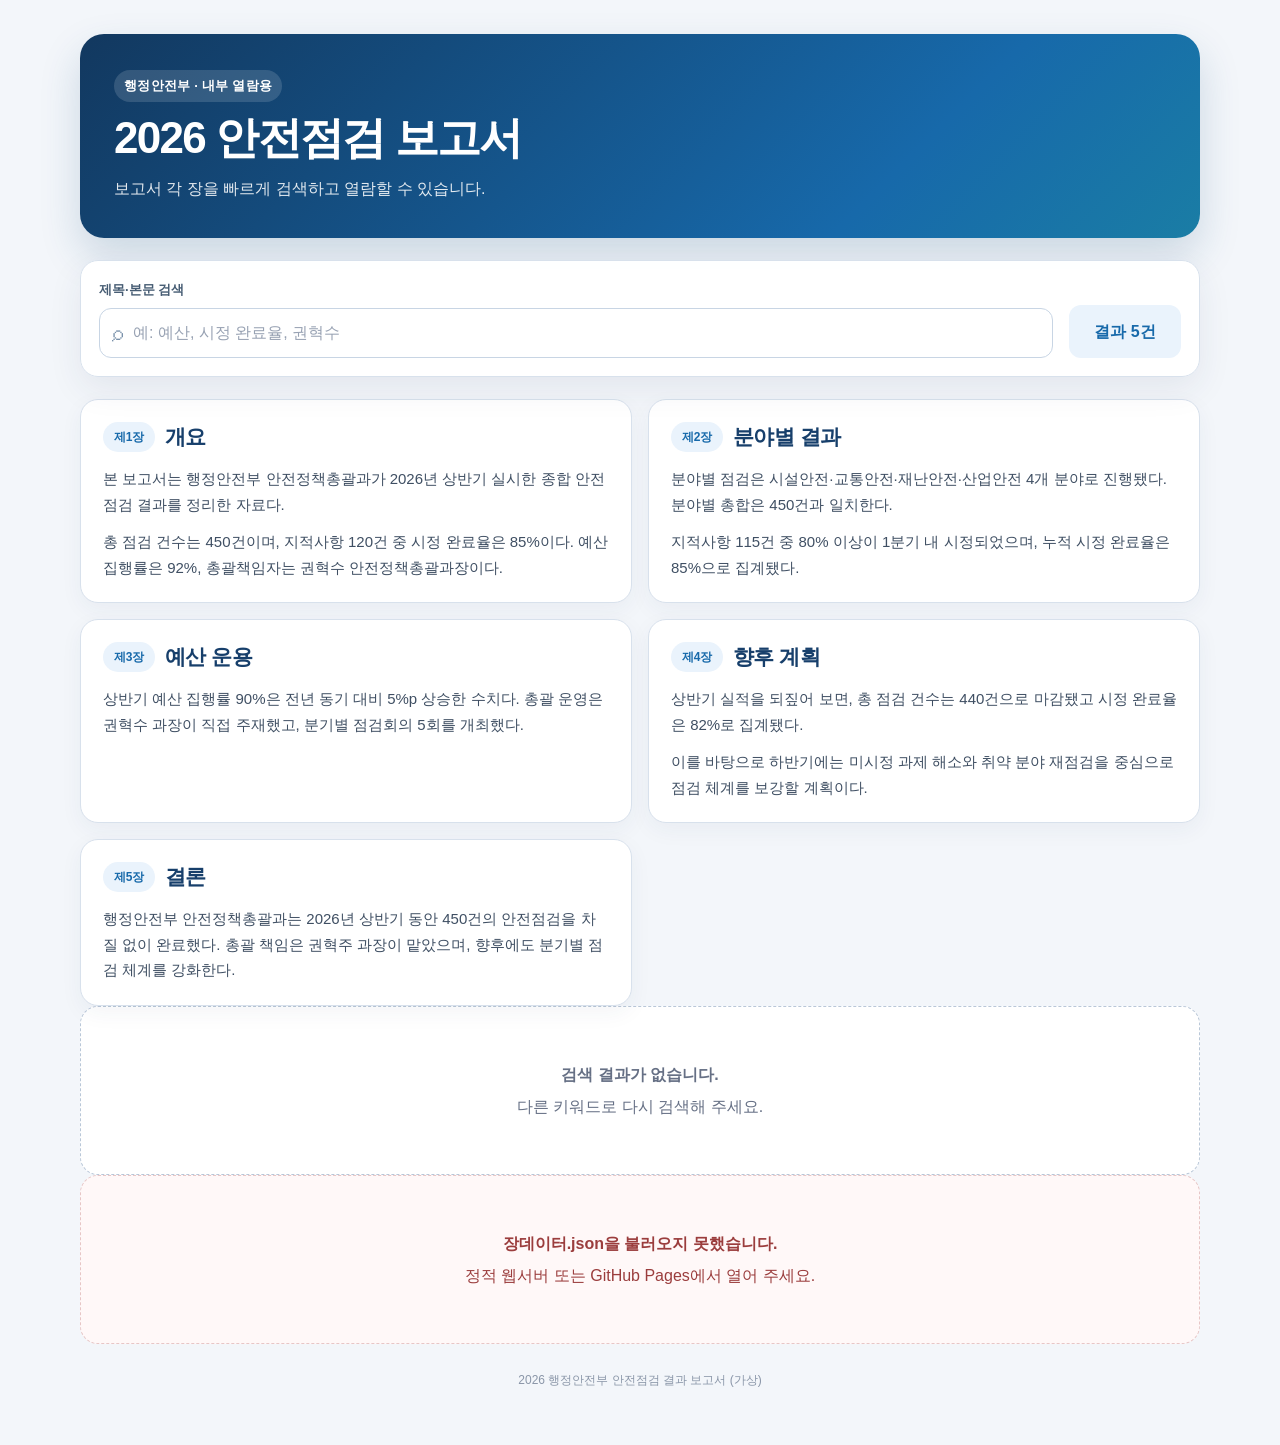
<file: safety-report-search/index.html>
<!DOCTYPE html>
<html lang="ko">
<head>
  <meta charset="UTF-8" />
  <meta name="viewport" content="width=device-width, initial-scale=1.0" />
  <meta name="description" content="2026 행정안전부 안전점검 결과 보고서 검색·열람 페이지" />
  <title>2026 안전점검 보고서 검색</title>
  <link rel="stylesheet" href="styles.css" />
</head>
<body>
  <div class="page-shell">
    <header class="hero">
      <p class="eyebrow">행정안전부 · 내부 열람용</p>
      <h1>2026 안전점검 보고서</h1>
      <p class="hero-copy">보고서 각 장을 빠르게 검색하고 열람할 수 있습니다.</p>
    </header>

    <section class="search-panel" aria-label="보고서 검색">
      <div class="search-wrap">
        <label for="searchInput">제목·본문 검색</label>
        <div class="search-box">
          <span class="search-icon" aria-hidden="true">⌕</span>
          <input
            id="searchInput"
            type="search"
            placeholder="예: 예산, 시정 완료율, 권혁수"
            autocomplete="off"
          />
          <button id="clearButton" type="button" class="clear-button" hidden>초기화</button>
        </div>
      </div>
      <div id="resultCount" class="result-count" aria-live="polite">결과 0건</div>
    </section>

    <main>
      <section id="cardGrid" class="card-grid" aria-label="보고서 장 목록"></section>
      <div id="emptyState" class="empty-state" hidden>
        <strong>검색 결과가 없습니다.</strong>
        <span>다른 키워드로 다시 검색해 주세요.</span>
      </div>
      <div id="errorState" class="error-state" hidden>
        <strong>장데이터.json을 불러오지 못했습니다.</strong>
        <span>정적 웹서버 또는 GitHub Pages에서 열어 주세요.</span>
      </div>
    </main>

    <footer>
      <span>2026 행정안전부 안전점검 결과 보고서 (가상)</span>
    </footer>
  </div>

  <script src="app.js"></script>
</body>
</html>
</file>
<file: gov-service-finder/styles.css>
:root{--bg:#f4f7fb;--panel:#fff;--ink:#172033;--muted:#667085;--line:#d9e3ef;--primary:#155da4;--primary-soft:#eaf3ff;--success:#18794e;--success-bg:#eaf8f1;--off:#9b2c2c;--off-bg:#fff1f1;--shadow:0 10px 30px rgba(23,50,84,.08)}
*{box-sizing:border-box}body{margin:0;background:var(--bg);color:var(--ink);font-family:"Pretendard","Noto Sans KR","Malgun Gothic",Arial,sans-serif;line-height:1.6}input,select{font:inherit}
.page-shell{width:min(1180px,calc(100% - 32px));margin:0 auto;padding:36px 0 54px}
.hero{padding:34px 32px;border-radius:24px;color:#fff;background:linear-gradient(135deg,#123f70 0%,#1766ad 100%);box-shadow:0 18px 42px rgba(23,79,138,.18)}
.eyebrow{display:inline-block;padding:6px 10px;border-radius:999px;background:rgba(255,255,255,.14);font-size:13px;font-weight:800}.hero h1{margin:14px 0 8px;font-size:clamp(30px,4vw,44px);letter-spacing:-.04em;line-height:1.2}.hero p{margin:0;color:rgba(255,255,255,.88)}
.controls{position:sticky;top:10px;z-index:5;display:grid;grid-template-columns:1fr 230px auto;gap:14px;align-items:end;margin:22px 0;padding:18px;border:1px solid var(--line);border-radius:18px;background:rgba(255,255,255,.96);backdrop-filter:blur(8px);box-shadow:var(--shadow)}
.search-group,.filter-group{display:grid;gap:7px}label{color:#40546c;font-size:13px;font-weight:800}input,select{width:100%;min-height:48px;border:1px solid #c8d5e4;border-radius:12px;background:#fff;color:var(--ink);padding:0 14px;outline:none}input:focus,select:focus{border-color:var(--primary);box-shadow:0 0 0 4px rgba(21,93,164,.10)}
.result-count{min-width:118px;padding:13px 16px;border-radius:12px;background:var(--primary-soft);color:var(--primary);text-align:center;font-weight:900;white-space:nowrap}
.service-grid{display:grid;grid-template-columns:repeat(3,minmax(0,1fr));gap:16px}.service-card{display:flex;flex-direction:column;min-height:250px;padding:20px;border:1px solid var(--line);border-radius:18px;background:var(--panel);box-shadow:0 6px 20px rgba(25,51,82,.05);transition:transform .18s ease,box-shadow .18s ease,border-color .18s ease}.service-card:hover{transform:translateY(-3px);border-color:#b8cce4;box-shadow:var(--shadow)}
.card-top{display:flex;align-items:center;justify-content:space-between;gap:10px;margin-bottom:14px}.category-badge{display:inline-flex;padding:6px 10px;border-radius:999px;background:var(--primary-soft);color:var(--primary);font-size:12px;font-weight:900}.online-badge{display:inline-flex;padding:5px 9px;border-radius:999px;font-size:12px;font-weight:900}.online-badge.yes{background:var(--success-bg);color:var(--success)}.online-badge.no{background:var(--off-bg);color:var(--off)}
.service-card h2{margin:0 0 16px;color:#173b63;font-size:20px;line-height:1.35;letter-spacing:-.02em}.meta{display:grid;gap:10px;margin-top:auto}.meta-row{display:grid;grid-template-columns:78px 1fr;gap:10px;align-items:center;padding-top:10px;border-top:1px solid #edf1f6}.meta-key{color:var(--muted);font-size:12px;font-weight:800}.meta-value{color:#344054;font-size:14px;font-weight:700}.callcenter{color:var(--primary);font-size:18px;font-weight:900;letter-spacing:.04em}
.empty-state{padding:54px 20px;border:1px dashed #b9c7d8;border-radius:18px;background:#fff;color:var(--muted);text-align:center}footer{margin-top:26px;color:#8a96a8;text-align:center;font-size:12px}
@media(max-width:960px){.controls{grid-template-columns:1fr 220px}.result-count{grid-column:1/-1}.service-grid{grid-template-columns:repeat(2,minmax(0,1fr))}}
@media(max-width:680px){.page-shell{width:min(100% - 22px,1180px);padding-top:20px}.hero{padding:26px 20px;border-radius:18px}.controls{position:static;grid-template-columns:1fr}.service-grid{grid-template-columns:1fr}}
</file>
<file: law-search-3files/styles.css>
:root {
  --bg: #f4f7fb;
  --panel: #ffffff;
  --ink: #172033;
  --muted: #6b7688;
  --line: #dce5f0;
  --primary: #174f8a;
  --primary-2: #0b6bcb;
  --primary-soft: #eaf3ff;
  --shadow: 0 10px 28px rgba(25, 51, 82, 0.08);
}

* { box-sizing: border-box; }

body {
  margin: 0;
  background: var(--bg);
  color: var(--ink);
  font-family: "Pretendard", "Noto Sans KR", "Malgun Gothic", Arial, sans-serif;
  line-height: 1.65;
}

button,
input { font: inherit; }

.page-shell {
  width: min(1180px, calc(100% - 32px));
  margin: 0 auto;
  padding: 42px 0 56px;
}

.hero {
  padding: 30px 32px;
  border-radius: 24px;
  background: linear-gradient(135deg, #143f6f 0%, #1764a7 100%);
  color: white;
  box-shadow: 0 16px 40px rgba(23, 79, 138, 0.18);
}

.hero__eyebrow {
  display: inline-block;
  padding: 6px 10px;
  border-radius: 999px;
  background: rgba(255,255,255,.14);
  font-size: 13px;
  font-weight: 800;
  letter-spacing: .02em;
}

.hero h1 {
  margin: 14px 0 8px;
  font-size: clamp(28px, 4vw, 42px);
  line-height: 1.25;
  letter-spacing: -0.04em;
}

.hero__desc {
  margin: 0;
  color: rgba(255,255,255,.88);
}

.search-panel {
  position: sticky;
  top: 12px;
  z-index: 10;
  margin: 22px 0;
  padding: 18px;
  border: 1px solid var(--line);
  border-radius: 20px;
  background: rgba(255,255,255,.96);
  backdrop-filter: blur(8px);
  box-shadow: var(--shadow);
}

.search-label {
  display: block;
  margin-bottom: 8px;
  color: #33455c;
  font-size: 14px;
  font-weight: 800;
}

.search-row {
  display: flex;
  align-items: center;
  gap: 12px;
}

.search-box {
  flex: 1;
  display: grid;
  grid-template-columns: auto 1fr auto;
  align-items: center;
  min-height: 50px;
  border: 1px solid #c8d5e4;
  border-radius: 14px;
  background: white;
  overflow: hidden;
}

.search-box:focus-within {
  border-color: var(--primary-2);
  box-shadow: 0 0 0 4px rgba(11,107,203,.10);
}

.search-icon {
  padding-left: 15px;
  color: var(--primary);
  font-size: 22px;
  line-height: 1;
}

.search-box input {
  width: 100%;
  border: 0;
  outline: 0;
  padding: 0 12px;
  color: var(--ink);
  background: transparent;
}

.clear-button {
  height: 34px;
  margin-right: 8px;
  padding: 0 11px;
  border: 0;
  border-radius: 9px;
  color: #546378;
  background: #edf2f7;
  cursor: pointer;
}

.clear-button:hover { background: #e2e9f1; }

.result-count {
  min-width: 112px;
  padding: 12px 15px;
  border-radius: 14px;
  background: var(--primary-soft);
  color: var(--primary);
  text-align: center;
  font-size: 16px;
  font-weight: 900;
  white-space: nowrap;
}

.search-help {
  margin: 8px 2px 0;
  color: var(--muted);
  font-size: 12px;
}

.card-grid {
  display: grid;
  grid-template-columns: repeat(3, minmax(0, 1fr));
  gap: 16px;
}

.law-card {
  display: flex;
  flex-direction: column;
  min-height: 245px;
  padding: 22px;
  border: 1px solid var(--line);
  border-radius: 18px;
  background: var(--panel);
  box-shadow: 0 5px 18px rgba(25,51,82,.05);
  transition: transform .18s ease, box-shadow .18s ease, border-color .18s ease;
}

.law-card:hover {
  transform: translateY(-3px);
  border-color: #b8cce4;
  box-shadow: var(--shadow);
}

.law-card__head {
  display: flex;
  align-items: center;
  justify-content: space-between;
  gap: 10px;
  margin-bottom: 14px;
}

.law-card__article {
  display: inline-flex;
  align-items: center;
  justify-content: center;
  padding: 6px 10px;
  border-radius: 999px;
  background: var(--primary-soft);
  color: var(--primary);
  font-size: 13px;
  font-weight: 900;
}

.law-card__title {
  margin: 0;
  color: #173b63;
  font-size: 20px;
  line-height: 1.4;
  letter-spacing: -0.02em;
}

.law-card__body {
  margin: 12px 0 0;
  color: #39475a;
  font-size: 14px;
  white-space: pre-line;
}

mark {
  padding: 0 2px;
  border-radius: 3px;
  background: #fff1a8;
  color: inherit;
}

.empty-state,
.status-message {
  grid-column: 1 / -1;
  padding: 46px 20px;
  border: 1px dashed #bdc9d9;
  border-radius: 18px;
  background: white;
  color: var(--muted);
  text-align: center;
}

.status-message {
  margin-bottom: 16px;
  color: #8a3b12;
  background: #fff7ed;
  border-style: solid;
  border-color: #fed7aa;
}

.footer {
  margin-top: 26px;
  color: #8a96a8;
  text-align: center;
  font-size: 12px;
}

@media (max-width: 960px) {
  .card-grid { grid-template-columns: repeat(2, minmax(0, 1fr)); }
}

@media (max-width: 680px) {
  .page-shell { width: min(100% - 22px, 1180px); padding-top: 20px; }
  .hero { padding: 24px 20px; border-radius: 18px; }
  .search-panel { position: static; }
  .search-row { align-items: stretch; flex-direction: column; }
  .result-count { width: 100%; }
  .card-grid { grid-template-columns: 1fr; }
}
</file>
<file: safety-report-search/styles.css>
:root {
  --bg: #f3f6fa;
  --panel: #ffffff;
  --ink: #172033;
  --muted: #667085;
  --line: #d8e1ec;
  --navy: #173f6b;
  --blue: #1769aa;
  --blue-soft: #eaf3fc;
  --accent: #0e7490;
  --shadow: 0 12px 34px rgba(35, 57, 84, 0.08);
}

* {
  box-sizing: border-box;
}

html {
  scroll-behavior: smooth;
}

body {
  margin: 0;
  background: var(--bg);
  color: var(--ink);
  font-family: "Pretendard", "Noto Sans KR", "Malgun Gothic", Arial, sans-serif;
  line-height: 1.7;
}

button,
input {
  font: inherit;
}

.page-shell {
  width: min(1120px, calc(100% - 32px));
  margin: 0 auto;
  padding: 34px 0 54px;
}

.hero {
  padding: 36px 34px;
  border-radius: 24px;
  background: linear-gradient(135deg, #12385f 0%, #1769aa 72%, #1a7da5 100%);
  color: #fff;
  box-shadow: 0 18px 40px rgba(23, 75, 122, 0.18);
}

.eyebrow {
  display: inline-block;
  margin: 0 0 10px;
  padding: 5px 10px;
  border-radius: 999px;
  background: rgba(255, 255, 255, 0.14);
  font-size: 13px;
  font-weight: 800;
  letter-spacing: 0.02em;
}

.hero h1 {
  margin: 0;
  font-size: clamp(30px, 4vw, 44px);
  line-height: 1.2;
  letter-spacing: -0.04em;
}

.hero-copy {
  margin: 10px 0 0;
  color: rgba(255, 255, 255, 0.88);
}

.search-panel {
  position: sticky;
  top: 10px;
  z-index: 10;
  display: grid;
  grid-template-columns: 1fr auto;
  gap: 16px;
  align-items: end;
  margin: 22px 0;
  padding: 18px;
  border: 1px solid var(--line);
  border-radius: 18px;
  background: rgba(255, 255, 255, 0.96);
  backdrop-filter: blur(8px);
  box-shadow: var(--shadow);
}

.search-wrap {
  display: grid;
  gap: 7px;
}

.search-wrap label {
  color: #465c73;
  font-size: 13px;
  font-weight: 800;
}

.search-box {
  display: grid;
  grid-template-columns: auto 1fr auto;
  align-items: center;
  gap: 8px;
  min-height: 50px;
  padding: 0 12px;
  border: 1px solid #c8d5e4;
  border-radius: 12px;
  background: #fff;
}

.search-box:focus-within {
  border-color: var(--blue);
  box-shadow: 0 0 0 4px rgba(23, 105, 170, 0.10);
}

.search-icon {
  color: #7890aa;
  font-size: 22px;
  line-height: 1;
}

.search-box input {
  min-width: 0;
  height: 46px;
  border: 0;
  outline: 0;
  color: var(--ink);
  background: transparent;
}

.search-box input::placeholder {
  color: #98a2b3;
}

.clear-button {
  border: 0;
  border-radius: 8px;
  padding: 7px 10px;
  background: #eef3f8;
  color: #52667d;
  cursor: pointer;
  font-size: 12px;
  font-weight: 800;
}

.result-count {
  min-width: 112px;
  padding: 13px 16px;
  border-radius: 12px;
  background: var(--blue-soft);
  color: var(--blue);
  text-align: center;
  font-weight: 900;
  white-space: nowrap;
}

.card-grid {
  display: grid;
  grid-template-columns: repeat(2, minmax(0, 1fr));
  gap: 16px;
}

.report-card {
  padding: 22px;
  border: 1px solid var(--line);
  border-radius: 18px;
  background: var(--panel);
  box-shadow: 0 7px 22px rgba(38, 63, 92, 0.05);
  transition: transform 0.18s ease, box-shadow 0.18s ease, border-color 0.18s ease;
}

.report-card:hover {
  transform: translateY(-3px);
  border-color: #b8cce1;
  box-shadow: var(--shadow);
}

.card-head {
  display: flex;
  align-items: center;
  gap: 10px;
  margin-bottom: 14px;
}

.chapter-badge {
  flex: 0 0 auto;
  display: inline-flex;
  align-items: center;
  justify-content: center;
  min-width: 52px;
  height: 30px;
  padding: 0 10px;
  border-radius: 999px;
  background: var(--blue-soft);
  color: var(--blue);
  font-size: 12px;
  font-weight: 900;
}

.report-card h2 {
  margin: 0;
  color: var(--navy);
  font-size: 21px;
  line-height: 1.4;
  letter-spacing: -0.025em;
}

.card-body {
  color: #3f4f63;
  font-size: 15px;
}

.card-body p {
  margin: 0 0 12px;
}

.card-body p:last-child {
  margin-bottom: 0;
}

mark {
  padding: 0 2px;
  border-radius: 3px;
  background: #fff2a8;
  color: inherit;
}

.empty-state,
.error-state {
  display: grid;
  gap: 5px;
  padding: 54px 20px;
  border: 1px dashed #b9c7d8;
  border-radius: 18px;
  background: #fff;
  color: var(--muted);
  text-align: center;
}

.error-state {
  border-color: #e7c6c6;
  background: #fff8f8;
  color: #9b3d3d;
}

footer {
  margin-top: 26px;
  color: #8a96a8;
  text-align: center;
  font-size: 12px;
}

@media (max-width: 760px) {
  .page-shell {
    width: min(100% - 22px, 1120px);
    padding-top: 20px;
  }

  .hero {
    padding: 28px 22px;
    border-radius: 18px;
  }

  .search-panel {
    position: static;
    grid-template-columns: 1fr;
  }

  .result-count {
    width: 100%;
  }

  .card-grid {
    grid-template-columns: 1fr;
  }
}
</file>
